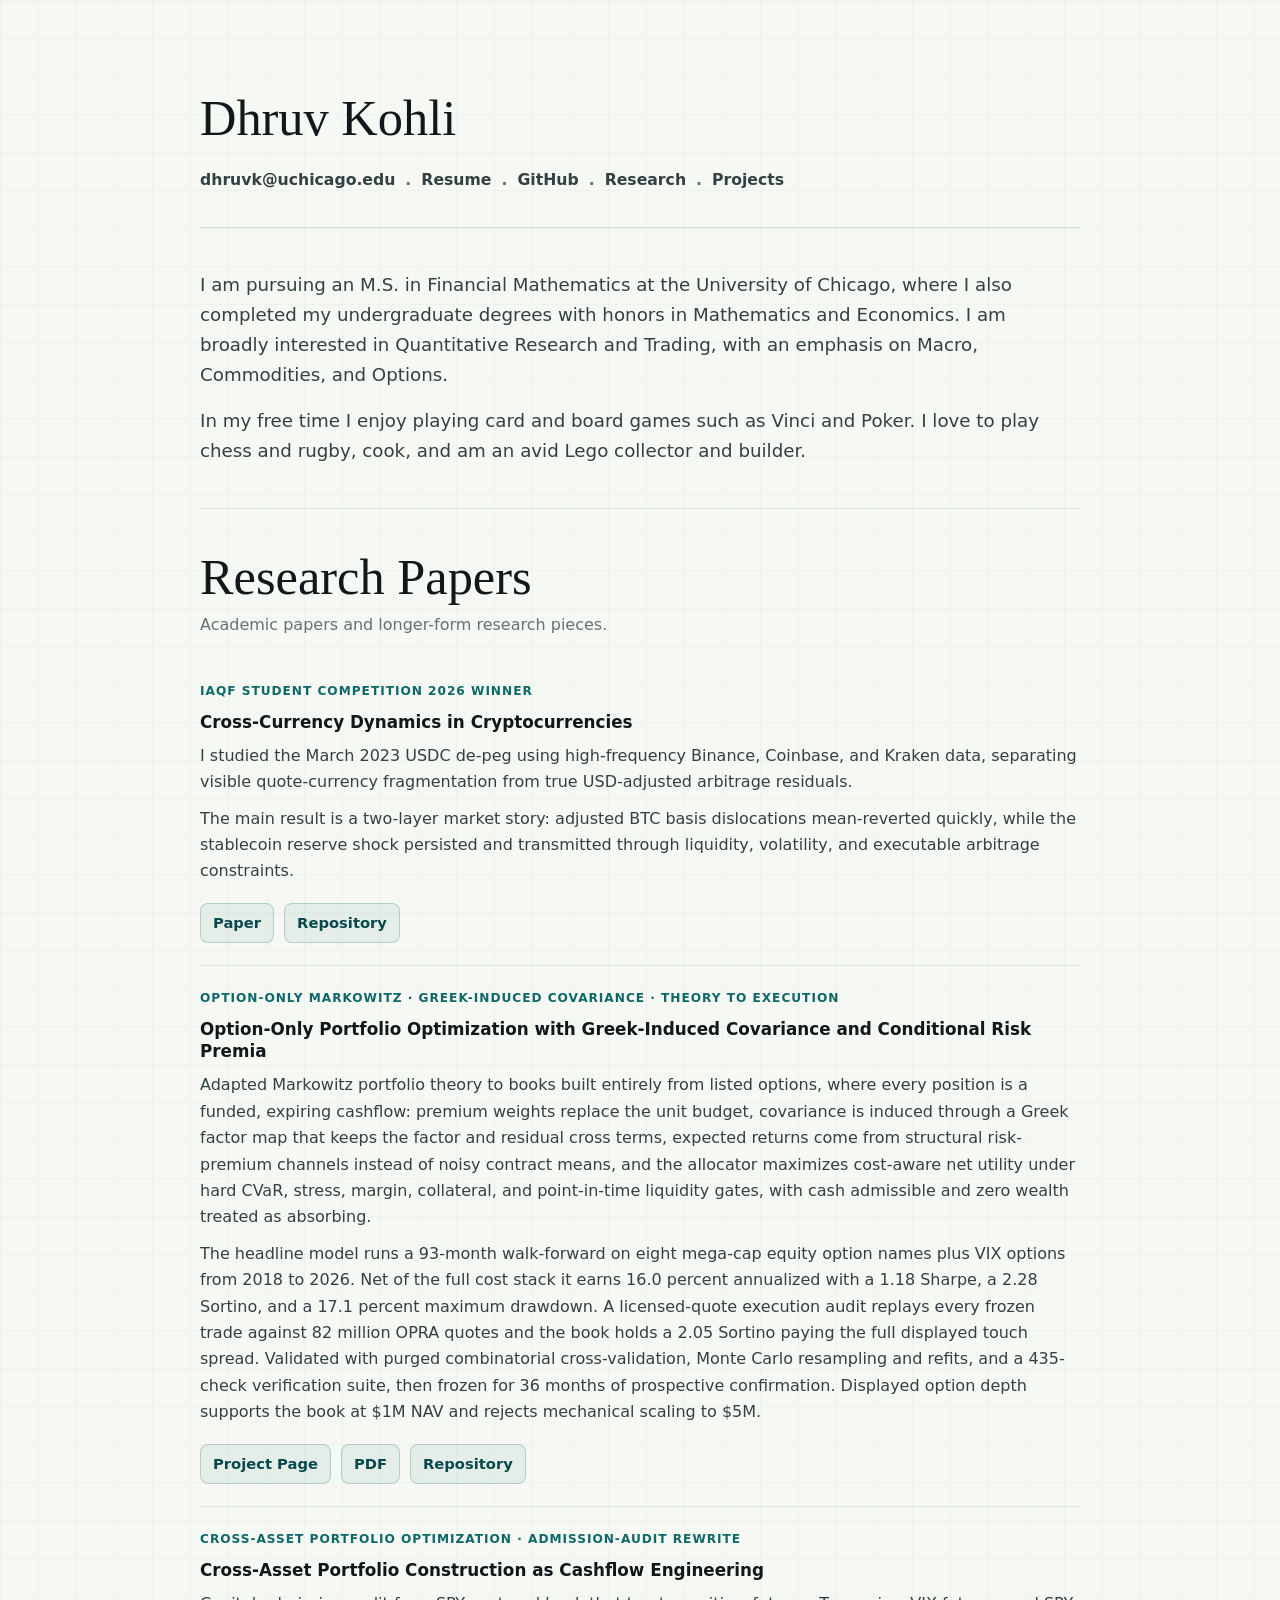
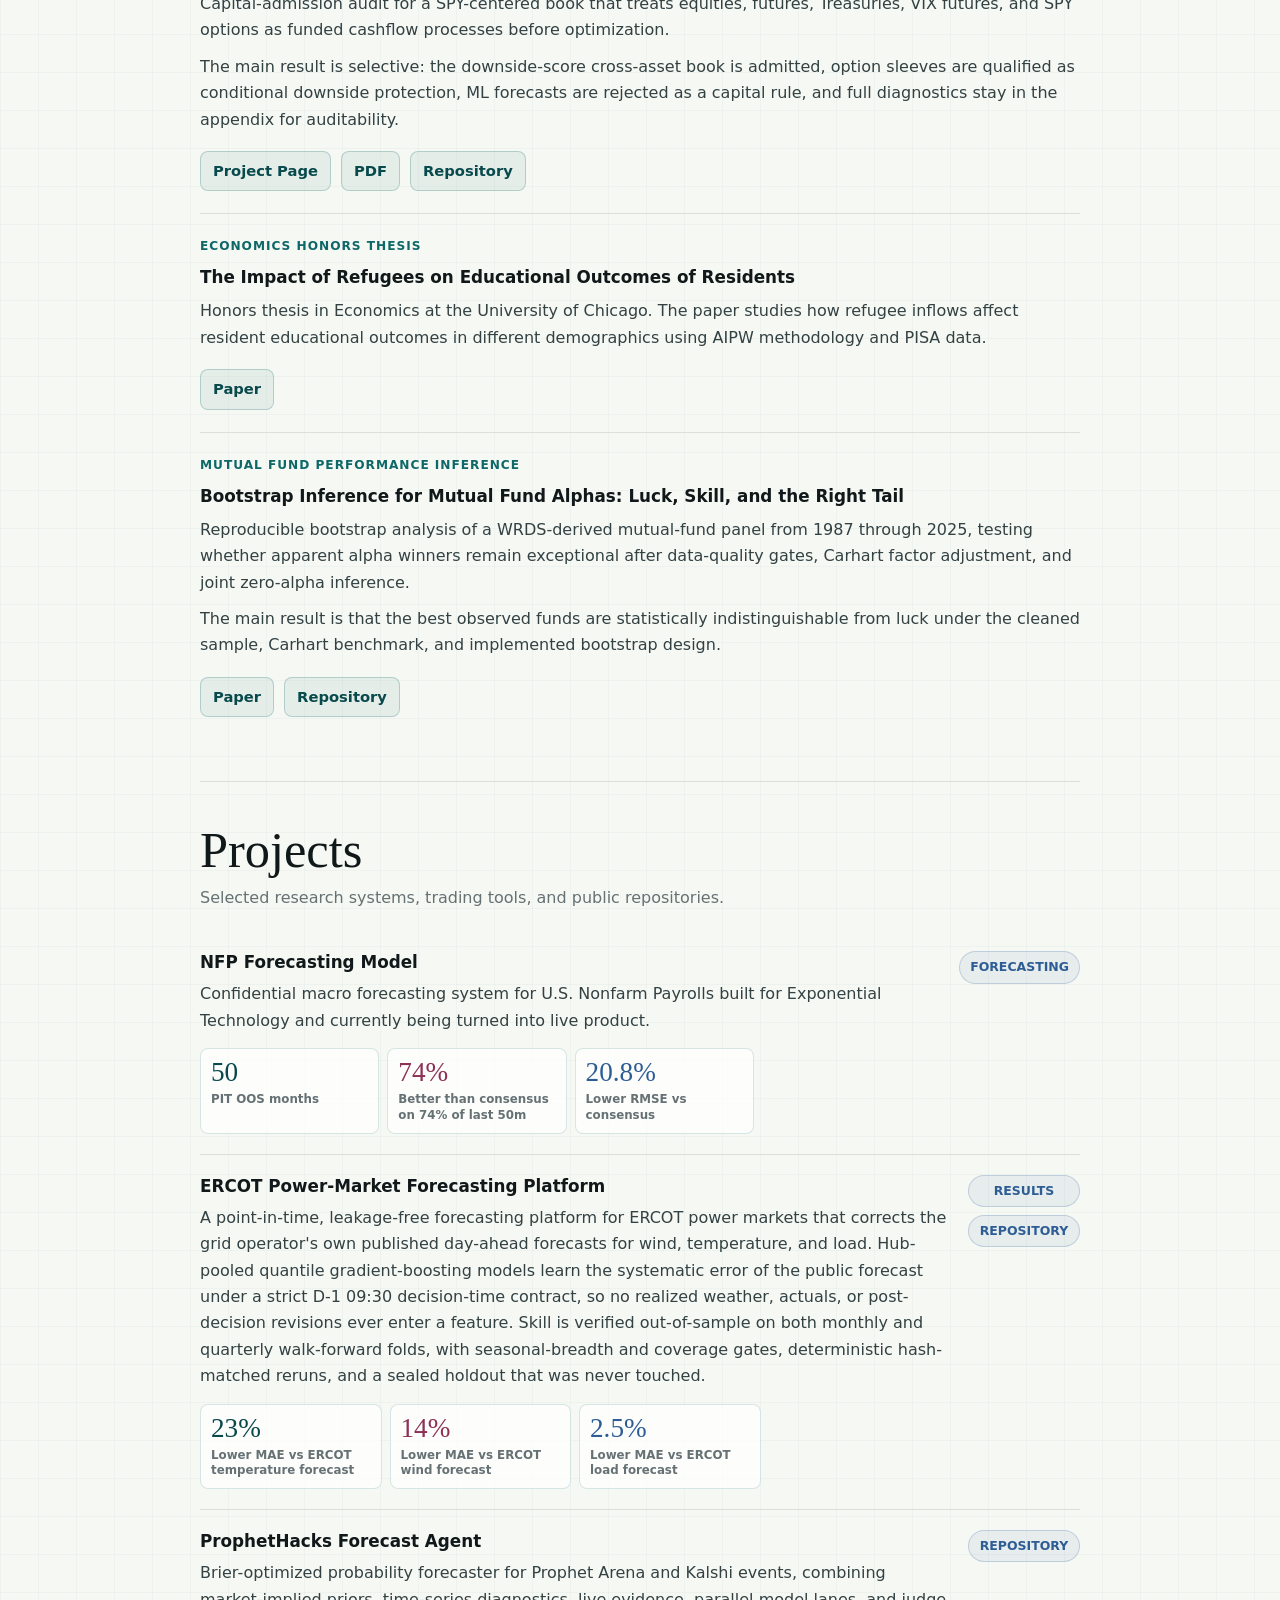
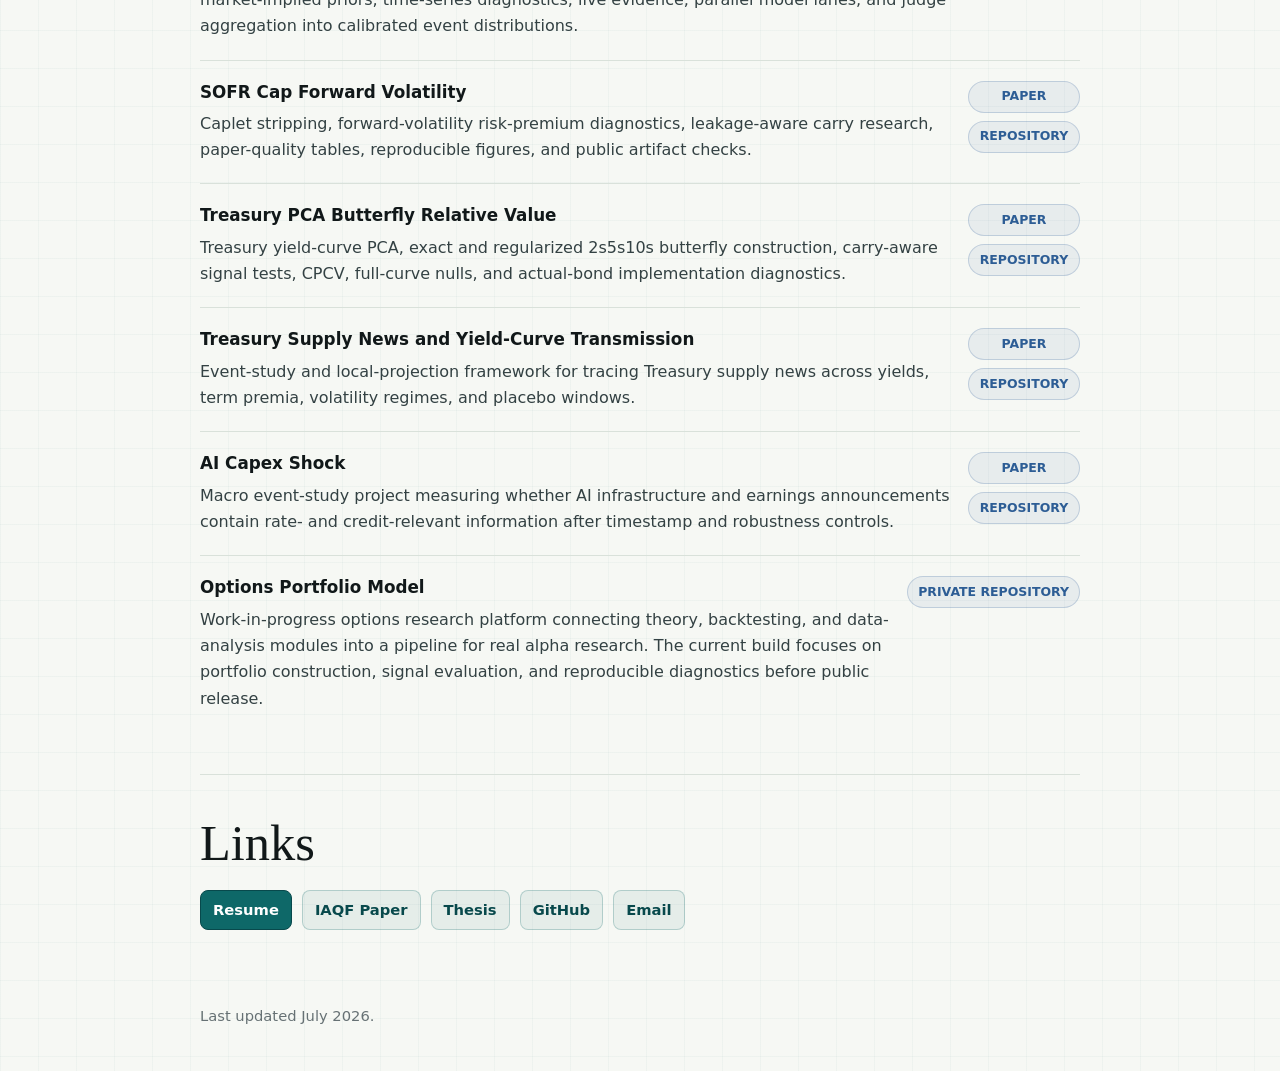
<file: index.html>
<!doctype html>
<html lang="en">
  <head>
    <meta charset="utf-8">
    <meta name="viewport" content="width=device-width, initial-scale=1">
    <meta
      name="description"
      content="Dhruv Kohli's portfolio: papers, projects, market research systems, and resume."
    >
    <title>Dhruv Kohli</title>
    <link rel="stylesheet" href="styles.css">
  </head>
  <body>
    <a class="skip-link" href="#about">Skip to content</a>

    <main class="container">
      <header class="site-intro" id="top">
        <p class="eyebrow"></p>
        <h2>Dhruv Kohli</h2>

        <nav class="links" aria-label="Primary links">
          <a href="mailto:dhruvk@uchicago.edu">dhruvk@uchicago.edu</a>
          <span aria-hidden="true">.</span>
          <a href="assets/resume/Dhruv_Kohli_Resume.pdf?v=2026-07-15">Resume</a>
          <span aria-hidden="true">.</span>
          <a href="https://github.com/dhruvk1432">GitHub</a>
          <span aria-hidden="true">.</span>
          <a href="#papers">Research</a>
          <span aria-hidden="true">.</span>
          <a href="#projects">Projects</a>
        </nav>
      </header>

      <section id="about" class="section about">
        <p>

          I am pursuing an M.S. in Financial Mathematics at the University of
          Chicago, where I also completed my undergraduate degrees with honors 
          in Mathematics and Economics. I am broadly interested in Quantitative Research
          and Trading, with an emphasis on Macro, Commodities, and Options. 
        </p>
        <p>
          In my free time I enjoy playing card and board games such as Vinci and Poker. 
          I love to play chess and rugby, cook, and am an avid Lego collector and builder.
        </p>
      </section>

      <section id="papers" class="section">
        <div class="section-heading">
          <h2>Research Papers</h2>
          <p>Academic papers and longer-form research pieces.</p>
        </div>

        <article class="paper-card">
          <div class="item-main">
            <p class="kicker">IAQF Student Competition 2026 Winner</p>
            <h3>
              <a href="assets/papers/IAQF_Inefficient_Markets_2026.pdf">
                Cross-Currency Dynamics in Cryptocurrencies
              </a>
            </h3>
            <p>
              I studied the March 2023 USDC de-peg using high-frequency Binance,
              Coinbase, and Kraken data, separating visible quote-currency
              fragmentation from true USD-adjusted arbitrage residuals.
            </p>
            <p>
              The main result is a two-layer market story: adjusted BTC basis
              dislocations mean-reverted quickly, while the stablecoin reserve
              shock persisted and transmitted through liquidity, volatility, and
              executable arbitrage constraints.
            </p>
          </div>

          <div class="action-links" aria-label="IAQF links">
            <a href="assets/papers/IAQF_Inefficient_Markets_2026.pdf">Paper</a>
            <a href="https://github.com/dhruvk1432/IAQF_2026_Inefficient_Markets">Repository</a>
          </div>
        </article>

        <article class="paper-card">
          <div class="item-main">
            <p class="kicker">Option-Only Markowitz &middot; Greek-Induced Covariance &middot; Theory to Execution</p>
            <h3>
              <a href="option_only_portfolio_optimization.html">
                Option-Only Portfolio Optimization with Greek-Induced Covariance and Conditional Risk Premia
              </a>
            </h3>
            <p>
              Adapted Markowitz portfolio theory to books built entirely from
              listed options, where every position is a funded, expiring
              cashflow: premium weights replace the unit budget, covariance is
              induced through a Greek factor map that keeps the factor and
              residual cross terms, expected returns come from structural
              risk-premium channels instead of noisy contract means, and the
              allocator maximizes cost-aware net utility under hard CVaR,
              stress, margin, collateral, and point-in-time liquidity gates,
              with cash admissible and zero wealth treated as absorbing.
            </p>
            <p>
              The headline model runs a 93-month walk-forward on eight
              mega-cap equity option names plus VIX options from 2018 to
              2026. Net of the full cost stack it earns 16.0 percent
              annualized with a 1.18 Sharpe, a 2.28 Sortino, and a 17.1
              percent maximum drawdown. A licensed-quote execution audit
              replays every frozen trade against 82 million OPRA quotes and
              the book holds a 2.05 Sortino paying the full displayed touch
              spread. Validated with purged combinatorial cross-validation,
              Monte Carlo resampling and refits, and a 435-check verification
              suite, then frozen for 36 months of prospective confirmation.
              Displayed option depth supports the book at $1M NAV and rejects
              mechanical scaling to $5M.
            </p>
          </div>

          <div class="action-links" aria-label="Option-only portfolio optimization paper links">
            <a href="option_only_portfolio_optimization.html">Project Page</a>
            <a href="assets/papers/option_only_portfolio_optimization_dhruv_kohli.pdf?v=2026-07-15">PDF</a>
            <a href="https://github.com/dhruvk1432/Option_Portfolio_Greek_Risk_Premia">Repository</a>
          </div>
        </article>

        <article class="paper-card">
          <div class="item-main">
            <p class="kicker">Cross-Asset Portfolio Optimization &middot; Admission-Audit Rewrite</p>
            <h3>
              <a href="cross_asset_portfolio_cashflow_engineering.html">
                Cross-Asset Portfolio Construction as Cashflow Engineering
              </a>
            </h3>
            <p>
              Capital-admission audit for a SPY-centered book that treats
              equities, futures, Treasuries, VIX futures, and SPY options as
              funded cashflow processes before optimization.
            </p>
            <p>
              The main result is selective: the downside-score cross-asset book
              is admitted, option sleeves are qualified as conditional downside
              protection, ML forecasts are rejected as a capital rule, and full
              diagnostics stay in the appendix for auditability.
            </p>
          </div>

          <div class="action-links" aria-label="Cross-asset portfolio paper links">
            <a href="cross_asset_portfolio_cashflow_engineering.html">Project Page</a>
            <a href="assets/papers/cross_asset_portfolio_cashflow_engineering_dhruv_kohli.pdf?v=2026-06-27">PDF</a>
            <a href="https://github.com/dhruvk1432/Cross_Asset_Portfolio_Optimization">Repository</a>
          </div>
        </article>

        <article class="paper-card">
          <div class="item-main">
            <p class="kicker">Economics Honors Thesis</p>
            <h3>
              <a href="assets/papers/Dhruv_Kohli_Honors_Thesis.pdf">
                The Impact of Refugees on Educational Outcomes of Residents
              </a>
            </h3>
            <p>
              Honors thesis in Economics at the University of Chicago. The paper
              studies how refugee inflows affect resident educational outcomes in 
              different demographics using AIPW methodology and PISA data.
              
            </p>
          </div>
          <div class="action-links" aria-label="Thesis links">
            <a href="assets/papers/Dhruv_Kohli_Honors_Thesis.pdf">Paper</a>
          </div>
        </article>

        <article class="paper-card">
          <div class="item-main">
            <p class="kicker">Mutual Fund Performance Inference</p>
            <h3>
              <a href="assets/papers/Bootstrap_Inference_Mutual_Fund_Alphas.pdf">
                Bootstrap Inference for Mutual Fund Alphas: Luck, Skill, and the Right Tail
              </a>
            </h3>
            <p>
              Reproducible bootstrap analysis of a WRDS-derived mutual-fund
              panel from 1987 through 2025, testing whether apparent alpha
              winners remain exceptional after data-quality gates, Carhart
              factor adjustment, and joint zero-alpha inference.
            </p>
            <p>
              The main result is that the best observed funds are statistically
              indistinguishable from luck under the cleaned sample, Carhart
              benchmark, and implemented bootstrap design.
            </p>
          </div>
          <div class="action-links" aria-label="Mutual fund bootstrap paper links">
            <a href="assets/papers/Bootstrap_Inference_Mutual_Fund_Alphas.pdf">Paper</a>
            <a href="https://github.com/dhruvk1432/Mutual-Fund-Bootstrap-Inference">Repository</a>
          </div>
        </article>
      </section>

      <section id="projects" class="section">
        <div class="section-heading">
          <h2>Projects</h2>
          <p>Selected research systems, trading tools, and public repositories.</p>
        </div>

        <ul class="project-list">
          <li>
            <div>
              <h3>NFP Forecasting Model</h3>
              <p>
                Confidential macro forecasting system for U.S. Nonfarm Payrolls built 
                for Exponential Technology and currently being turned into live product.
                
              </p>
              <dl class="project-metrics" aria-label="NFP forecasting headline results">
                <div>
                  <dt>50</dt>
                  <dd>PIT OOS months</dd>
                </div>
                <div>
                  <dt>74%</dt>
                  <dd>Better than consensus on 74% of last 50m</dd>
                </div>
                <div>
                  <dt>20.8%</dt>
                  <dd>Lower RMSE vs consensus</dd>
                </div>
              </dl>
            </div>
            <span>Forecasting</span>
          </li>
          <li>
            <div>
              <h3>ERCOT Power-Market Forecasting Platform</h3>
              <p>
                A point-in-time, leakage-free forecasting platform for ERCOT
                power markets that corrects the grid operator's own published
                day-ahead forecasts for wind, temperature, and load. Hub-pooled
                quantile gradient-boosting models learn the systematic error of
                the public forecast under a strict D-1 09:30 decision-time
                contract, so no realized weather, actuals, or post-decision
                revisions ever enter a feature. Skill is verified out-of-sample
                on both monthly and quarterly walk-forward folds, with
                seasonal-breadth and coverage gates, deterministic hash-matched
                reruns, and a sealed holdout that was never touched.
              </p>
              <dl class="project-metrics" aria-label="ERCOT forecasting headline results">
                <div>
                  <dt>23%</dt>
                  <dd>Lower MAE vs ERCOT temperature forecast</dd>
                </div>
                <div>
                  <dt>14%</dt>
                  <dd>Lower MAE vs ERCOT wind forecast</dd>
                </div>
                <div>
                  <dt>2.5%</dt>
                  <dd>Lower MAE vs ERCOT load forecast</dd>
                </div>
              </dl>
            </div>
            <div class="project-actions" aria-label="ERCOT Power-Market Forecasting Platform links">
              <a href="assets/papers/ERCOT_Power_Forecasting_Results.pdf">Results</a>
              <a href="https://github.com/dhruvk1432/Power_and_Weather">Repository</a>
            </div>
          </li>
          <li>
            <div>
              <h3>ProphetHacks Forecast Agent</h3>
              <p>
                Brier-optimized probability forecaster for Prophet Arena and
                Kalshi events, combining market-implied priors, time-series
                diagnostics, live evidence, parallel model lanes, and judge
                aggregation into calibrated event distributions.
              </p>
            </div>
            <div class="project-actions" aria-label="ProphetHacks Forecast Agent links">
              <a href="https://github.com/dhruvk1432/ProphetHacks">Repository</a>
            </div>
          </li>
          <li>
            <div>
              <h3>SOFR Cap Forward Volatility</h3>
              <p>
                Caplet stripping, forward-volatility risk-premium diagnostics,
                leakage-aware carry research, paper-quality tables, reproducible
                figures, and public artifact checks.
              </p>
            </div>
            <div class="project-actions" aria-label="SOFR Cap Forward Volatility links">
              <a href="assets/papers/SOFR_Cap_Forward_Volatility.pdf">Paper</a>
              <a href="https://github.com/dhruvk1432/SOFR_Cap_Forward_Volatility">Repository</a>
            </div>
          </li>
          <li>
            <div>
              <h3>Treasury PCA Butterfly Relative Value</h3>
              <p>
                Treasury yield-curve PCA, exact and regularized 2s5s10s
                butterfly construction, carry-aware signal tests, CPCV,
                full-curve nulls, and actual-bond implementation diagnostics.
              </p>
            </div>
            <div class="project-actions" aria-label="Treasury PCA Butterfly Relative Value links">
              <a href="assets/papers/Treasury_PCA_Butterfly_Relative_Value.pdf">Paper</a>
              <a href="https://github.com/dhruvk1432/Treasury-PCA-Butterfly-Relative-Value">Repository</a>
            </div>
          </li>
          <li>
            <div>
              <h3>Treasury Supply News and Yield-Curve Transmission</h3>
              <p>
                Event-study and local-projection framework for tracing Treasury
                supply news across yields, term premia, volatility regimes, and
                placebo windows.
              </p>
            </div>
            <div class="project-actions" aria-label="Treasury Supply News and Yield-Curve Transmission links">
              <a href="assets/papers/Treasury_Supply_News_Yield_Curve_Transmission.pdf">Paper</a>
              <a href="https://github.com/dhruvk1432/Advanced-Time-Series-Analysis/tree/main/Treasury-Supply-News-Yield-Curve-Transmission">Repository</a>
            </div>
          </li>
          <li>
            <div>
              <h3>AI Capex Shock</h3>
              <p>
                Macro event-study project measuring whether AI infrastructure
                and earnings announcements contain rate- and credit-relevant
                information after timestamp and robustness controls.
              </p>
            </div>
            <div class="project-actions" aria-label="AI Capex Shock links">
              <a href="assets/papers/AI_Capex_Shock.pdf">Paper</a>
              <a href="https://github.com/dhruvk1432/Advanced-Time-Series-Analysis/tree/main/AI-Capex-Shock">Repository</a>
            </div>
          </li>
          <li>
            <div>
              <h3>Options Portfolio Model</h3>
              <p>
                Work-in-progress options research platform connecting theory,
                backtesting, and data-analysis modules into a pipeline for real
                alpha research. The current build focuses on portfolio
                construction, signal evaluation, and reproducible diagnostics
                before public release.
              </p>
            </div>
            <div class="project-actions" aria-label="Options Portfolio Model links">
              <a href="https://github.com/dhruvk1432/Options_Portfolio_Model">Private Repository</a>
            </div>
          </li>
        </ul>
      </section>

      <section id="links" class="section">
        <div class="section-heading">
          <h2>Links</h2>
        </div>

        <div class="button-row">
          <a class="button primary" href="assets/resume/Dhruv_Kohli_Resume.pdf?v=2026-07-15">Resume</a>
          <a class="button" href="assets/papers/IAQF_Inefficient_Markets_2026.pdf">IAQF Paper</a>
          <a class="button" href="assets/papers/Dhruv_Kohli_Honors_Thesis.pdf">Thesis</a>
          <a class="button" href="https://github.com/dhruvk1432">GitHub</a>
          <a class="button" href="mailto:dhruvk@uchicago.edu">Email</a>
        </div>
      </section>

      <footer class="site-footer">
        <p>Last updated July 2026.</p>
      </footer>
    </main>
  </body>
</html>
</file>
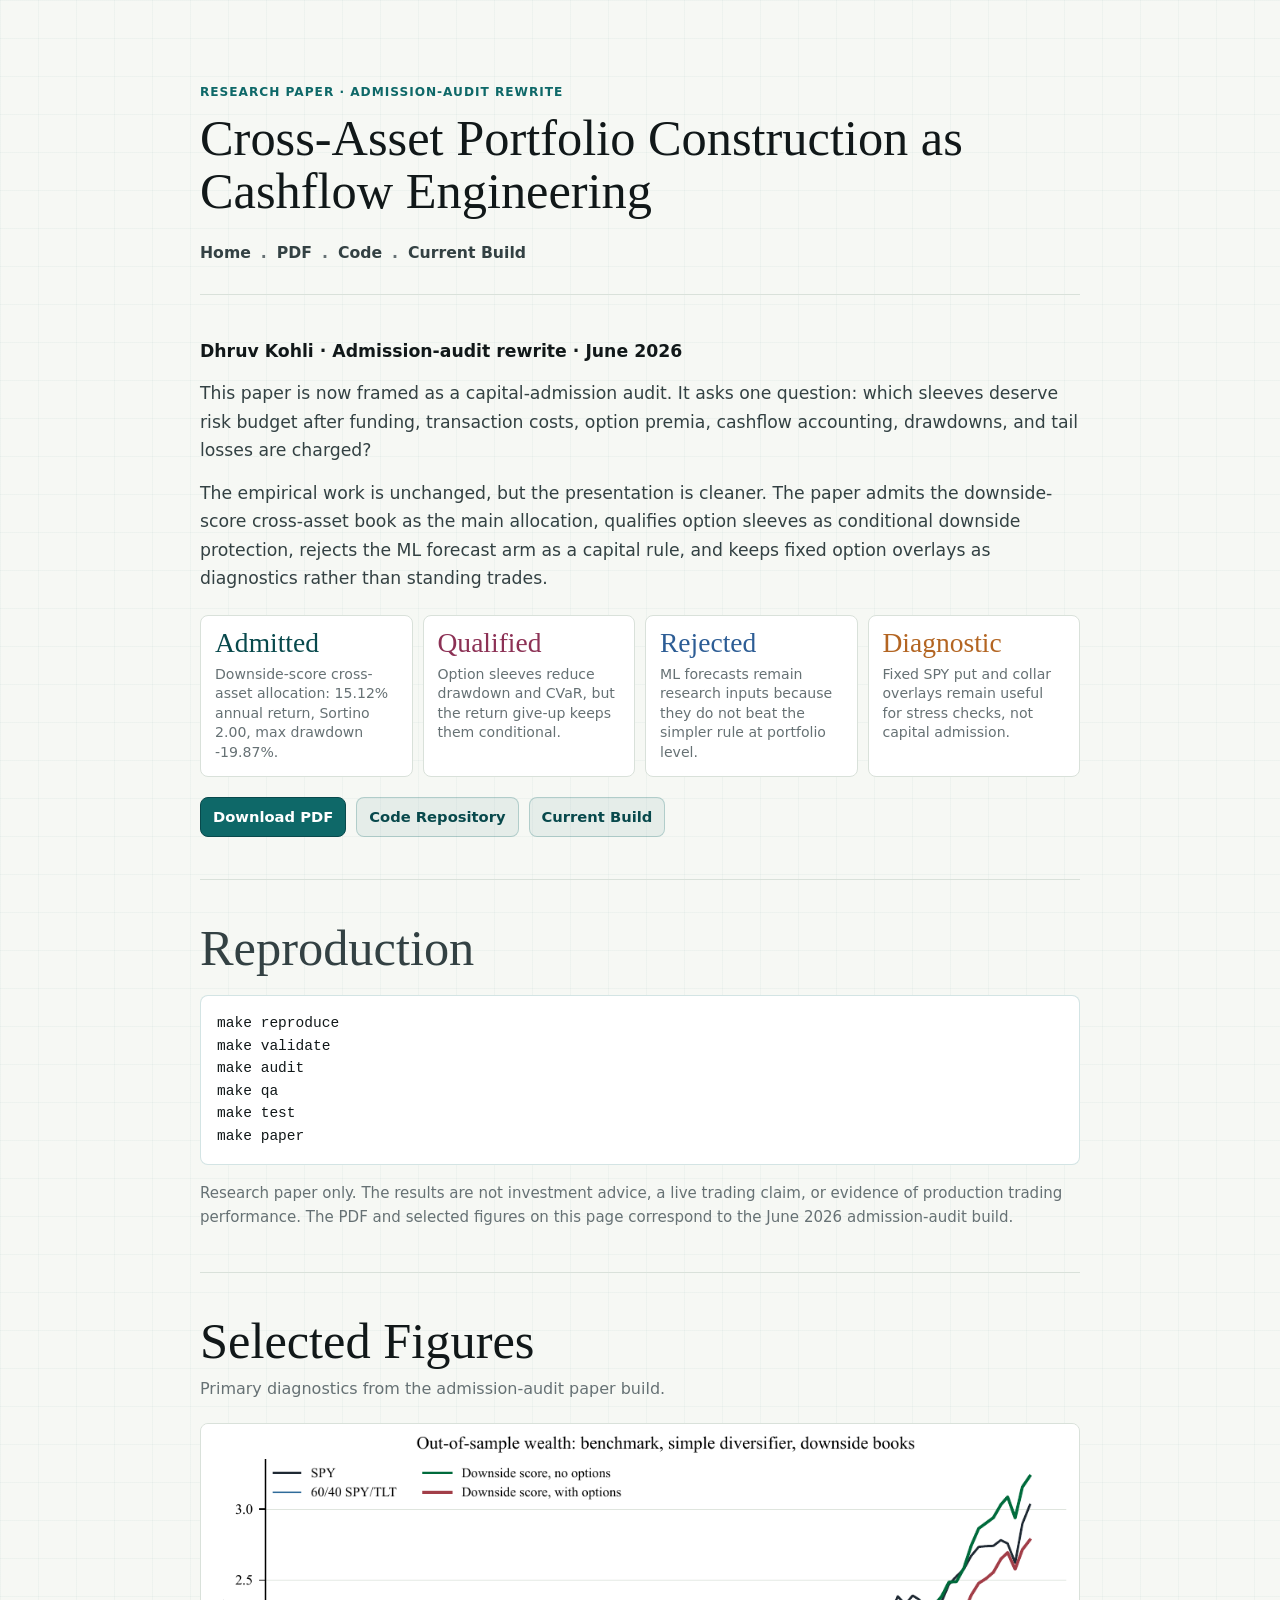
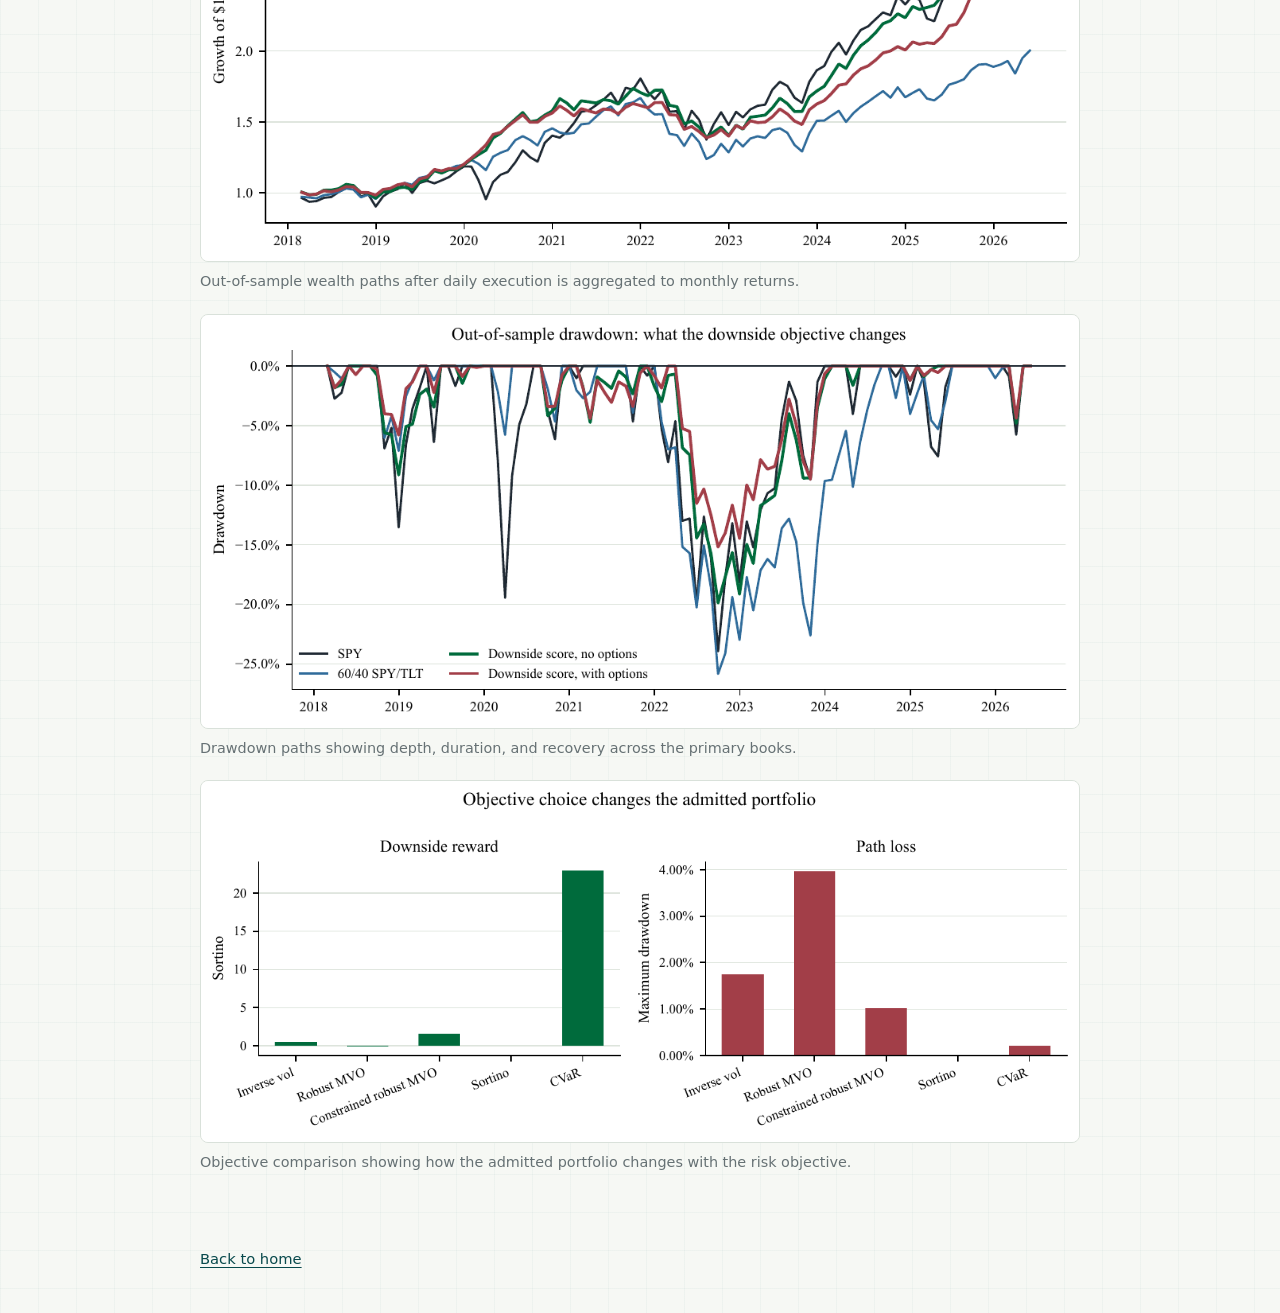
<file: cross_asset_portfolio_cashflow_engineering.html>
<!doctype html>
<html lang="en">
  <head>
    <meta charset="utf-8">
    <meta name="viewport" content="width=device-width, initial-scale=1">
    <meta
      name="description"
      content="Admission-audit rewrite of Dhruv Kohli's cross-asset portfolio paper: which sleeves deserve capital after costs, cashflow accounting, and downside validation?"
    >
    <title>Cross-Asset Portfolio Construction as Cashflow Engineering | Dhruv Kohli</title>
    <link rel="stylesheet" href="styles.css">
  </head>
  <body>
    <a class="skip-link" href="#abstract">Skip to content</a>

    <main class="container paper-page">
      <header class="site-intro">
        <p class="eyebrow">Research Paper &middot; Admission-Audit Rewrite</p>
        <h2>Cross-Asset Portfolio Construction as Cashflow Engineering</h2>
        <nav class="links" aria-label="Paper links">
          <a href="index.html">Home</a>
          <span aria-hidden="true">.</span>
          <a href="assets/papers/cross_asset_portfolio_cashflow_engineering_dhruv_kohli.pdf?v=2026-06-27">PDF</a>
          <span aria-hidden="true">.</span>
          <a href="https://github.com/dhruvk1432/Cross_Asset_Portfolio_Optimization">Code</a>
          <span aria-hidden="true">.</span>
          <a href="https://github.com/dhruvk1432/Cross_Asset_Portfolio_Optimization/tree/main">Current Build</a>
        </nav>
      </header>

      <section id="abstract" class="section paper-detail">
        <p class="paper-byline">Dhruv Kohli &middot; Admission-audit rewrite &middot; June 2026</p>
        <p>
          This paper is now framed as a capital-admission audit. It asks one
          question: which sleeves deserve risk budget after funding, transaction
          costs, option premia, cashflow accounting, drawdowns, and tail losses
          are charged?
        </p>
        <p>
          The empirical work is unchanged, but the presentation is cleaner. The
          paper admits the downside-score cross-asset book as the main allocation,
          qualifies option sleeves as conditional downside protection, rejects the
          ML forecast arm as a capital rule, and keeps fixed option overlays as
          diagnostics rather than standing trades.
        </p>

        <dl class="result-bubbles paper-results" aria-label="Admission audit findings">
          <div>
            <dt>Admitted</dt>
            <dd>Downside-score cross-asset allocation: 15.12% annual return, Sortino 2.00, max drawdown -19.87%.</dd>
          </div>
          <div>
            <dt>Qualified</dt>
            <dd>Option sleeves reduce drawdown and CVaR, but the return give-up keeps them conditional.</dd>
          </div>
          <div>
            <dt>Rejected</dt>
            <dd>ML forecasts remain research inputs because they do not beat the simpler rule at portfolio level.</dd>
          </div>
          <div>
            <dt>Diagnostic</dt>
            <dd>Fixed SPY put and collar overlays remain useful for stress checks, not capital admission.</dd>
          </div>
        </dl>

        <div class="paper-actions" aria-label="Download and code links">
          <a class="button primary" href="assets/papers/cross_asset_portfolio_cashflow_engineering_dhruv_kohli.pdf?v=2026-06-27">Download PDF</a>
          <a class="button" href="https://github.com/dhruvk1432/Cross_Asset_Portfolio_Optimization">Code Repository</a>
          <a class="button" href="https://github.com/dhruvk1432/Cross_Asset_Portfolio_Optimization/tree/main">Current Build</a>
        </div>
      </section>

      <section class="section paper-detail">
        <div class="section-heading">
          <h2>Reproduction</h2>
        </div>
        <pre class="repro-block"><code>make reproduce
make validate
make audit
make qa
make test
make paper</code></pre>
        <p class="disclaimer">
          Research paper only. The results are not investment advice, a live
          trading claim, or evidence of production trading performance. The
          PDF and selected figures on this page correspond to the June 2026 admission-audit build.
        </p>
      </section>

      <section class="section">
        <div class="section-heading">
          <h2>Selected Figures</h2>
          <p>Primary diagnostics from the admission-audit paper build.</p>
        </div>

        <div class="figure-grid">
          <figure>
            <img
              src="assets/papers/cross_asset_portfolio_cashflow_engineering/oos_equity_curve.png?v=2026-06-27"
              alt="Out-of-sample wealth paths for SPY, 60/40, and downside-score portfolios."
            >
            <figcaption>Out-of-sample wealth paths after daily execution is aggregated to monthly returns.</figcaption>
          </figure>
          <figure>
            <img
              src="assets/papers/cross_asset_portfolio_cashflow_engineering/oos_drawdown.png?v=2026-06-27"
              alt="Out-of-sample drawdown paths for SPY, 60/40, and downside-score portfolios."
            >
            <figcaption>Drawdown paths showing depth, duration, and recovery across the primary books.</figcaption>
          </figure>
          <figure>
            <img
              src="assets/papers/cross_asset_portfolio_cashflow_engineering/objective_comparison.png?v=2026-06-27"
              alt="Objective comparison figure showing Sortino and maximum drawdown by allocator."
            >
            <figcaption>Objective comparison showing how the admitted portfolio changes with the risk objective.</figcaption>
          </figure>
        </div>
      </section>

      <footer class="site-footer">
        <p><a href="index.html">Back to home</a></p>
      </footer>
    </main>
  </body>
</html>
</file>
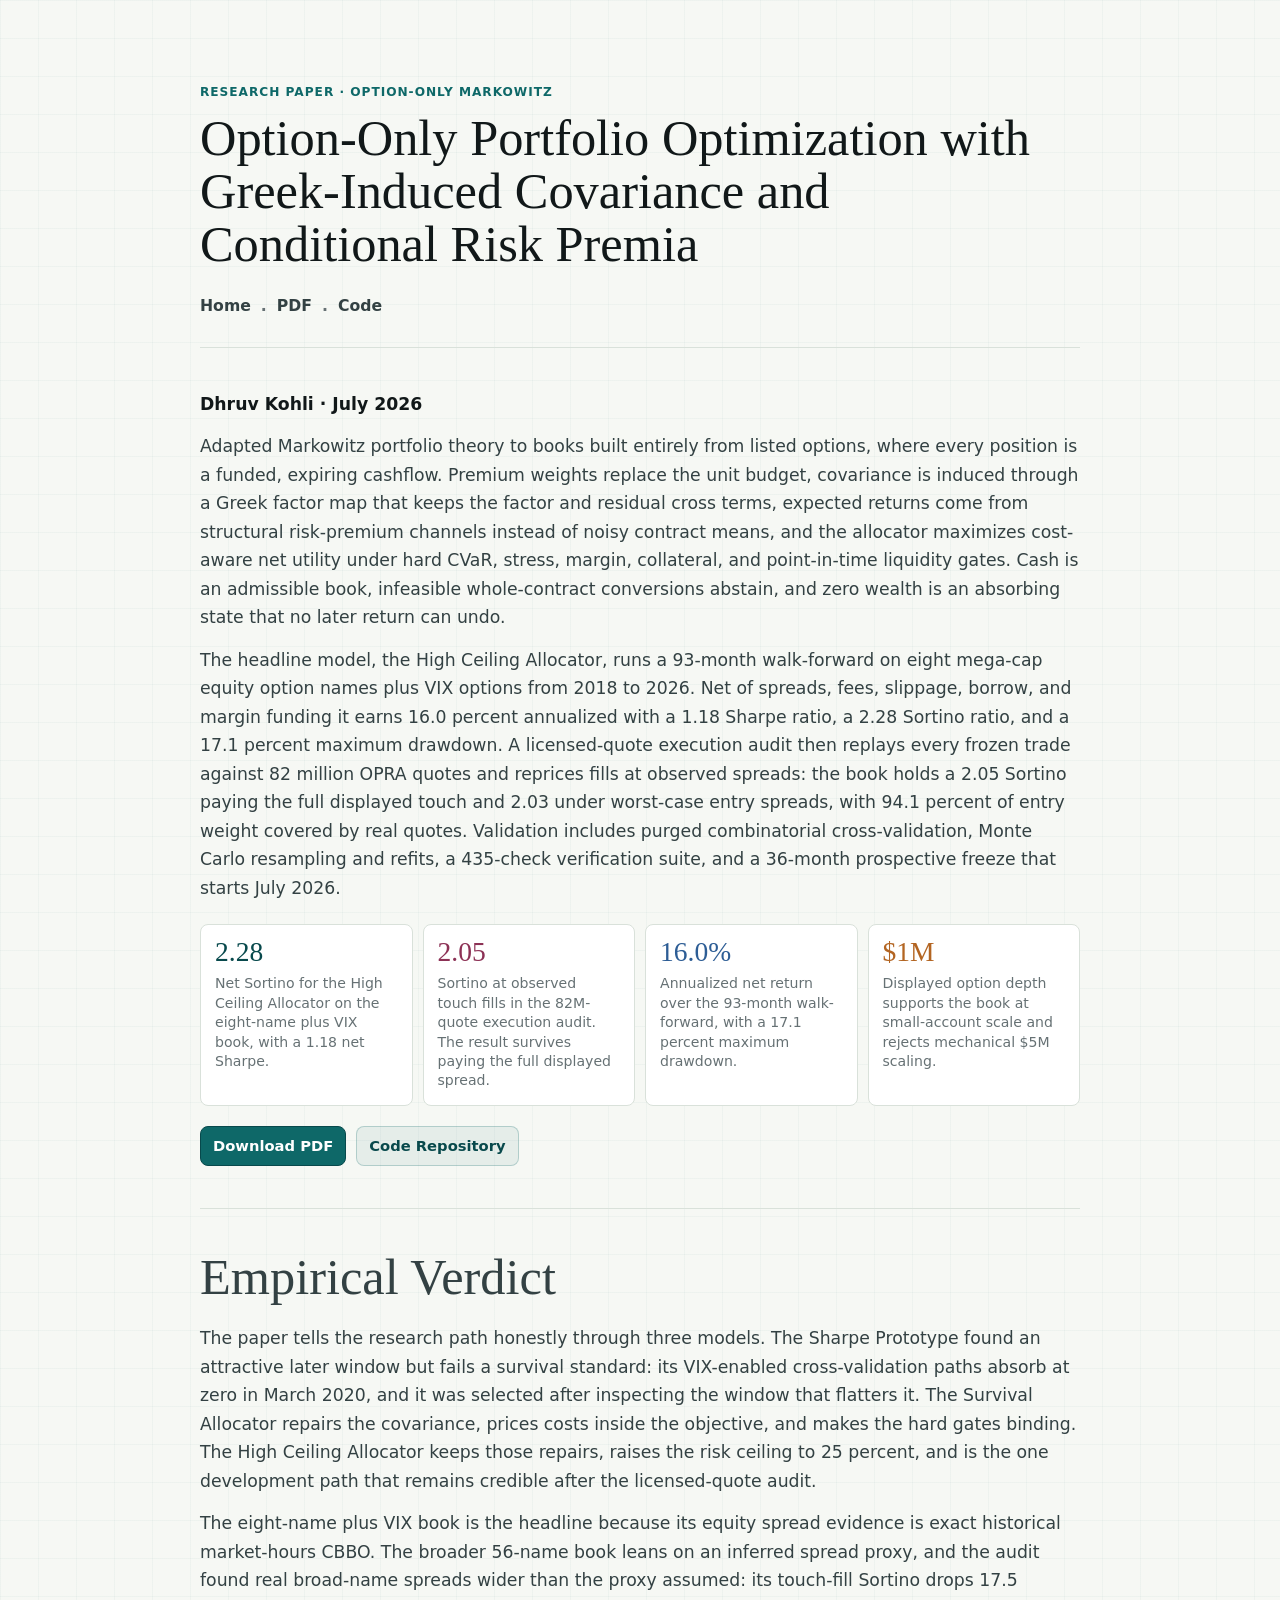
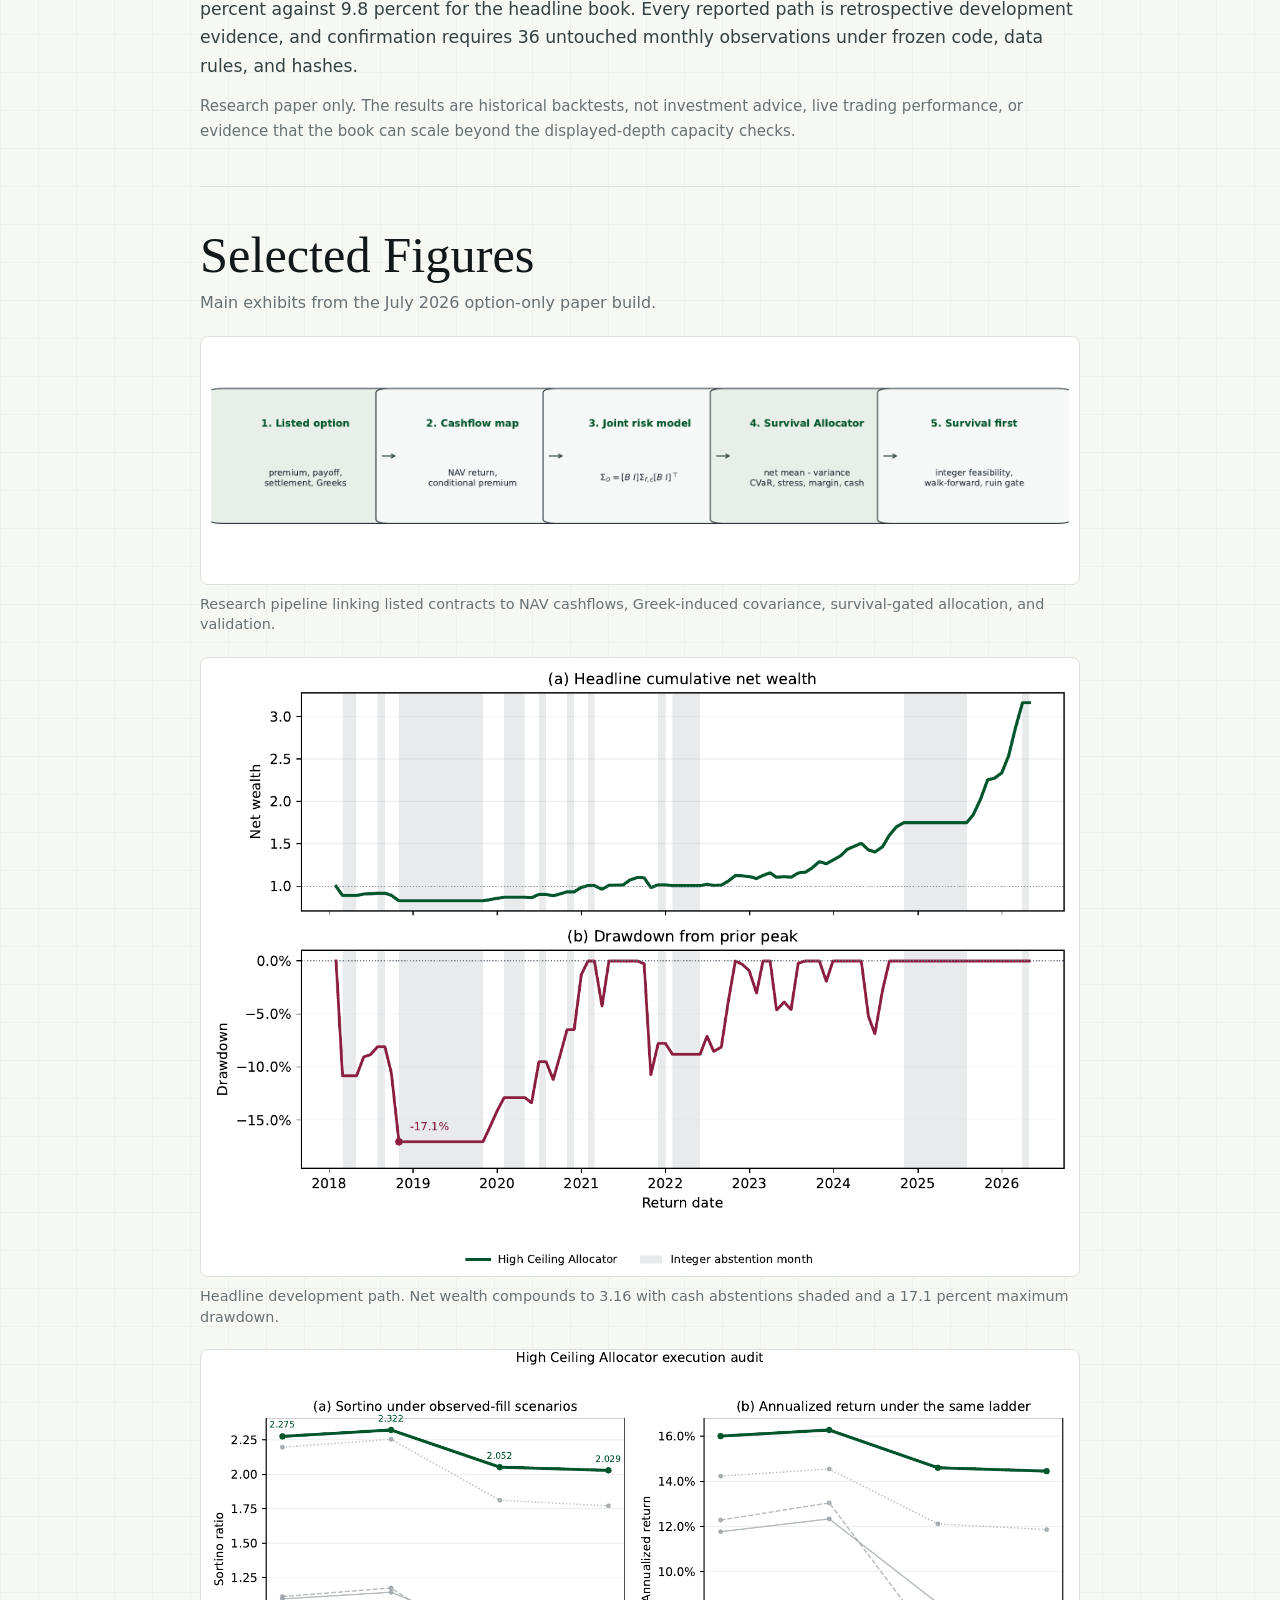
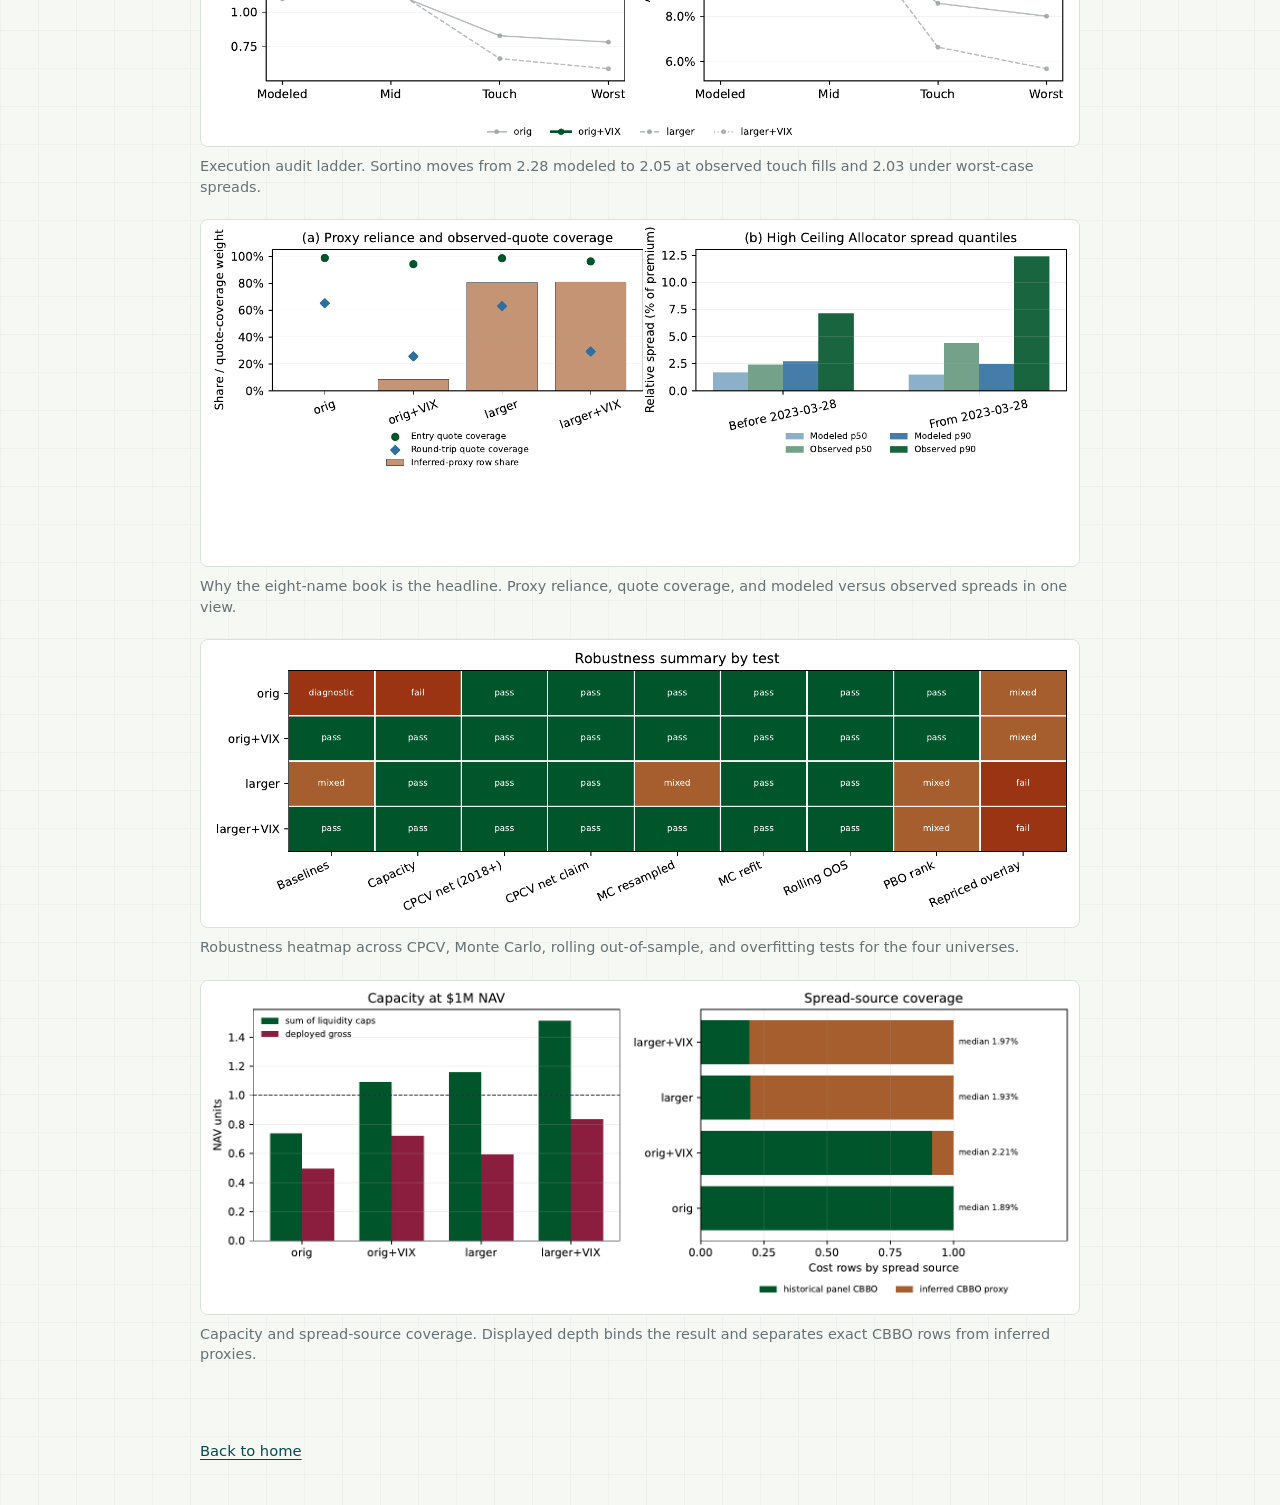
<file: option_only_portfolio_optimization.html>
<!doctype html>
<html lang="en">
  <head>
    <meta charset="utf-8">
    <meta name="viewport" content="width=device-width, initial-scale=1">
    <meta
      name="description"
      content="Option-only portfolio optimization paper by Dhruv Kohli: Greek-factor covariance, cost-aware allocation with survival gates, and an 82M-quote execution audit."
    >
    <title>Option-Only Portfolio Optimization | Dhruv Kohli</title>
    <link rel="stylesheet" href="styles.css">
  </head>
  <body>
    <a class="skip-link" href="#abstract">Skip to content</a>

    <main class="container paper-page">
      <header class="site-intro">
        <p class="eyebrow">Research Paper &middot; Option-Only Markowitz</p>
        <h2>Option-Only Portfolio Optimization with Greek-Induced Covariance and Conditional Risk Premia</h2>
        <nav class="links" aria-label="Paper links">
          <a href="index.html">Home</a>
          <span aria-hidden="true">.</span>
          <a href="assets/papers/option_only_portfolio_optimization_dhruv_kohli.pdf?v=2026-07-15">PDF</a>
          <span aria-hidden="true">.</span>
          <a href="https://github.com/dhruvk1432/Option_Portfolio_Greek_Risk_Premia">Code</a>
        </nav>
      </header>

      <section id="abstract" class="section paper-detail">
        <p class="paper-byline">Dhruv Kohli &middot; July 2026</p>
        <p>
          Adapted Markowitz portfolio theory to books built entirely from
          listed options, where every position is a funded, expiring
          cashflow. Premium weights replace the unit budget, covariance is
          induced through a Greek factor map that keeps the factor and
          residual cross terms, expected returns come from structural
          risk-premium channels instead of noisy contract means, and the
          allocator maximizes cost-aware net utility under hard CVaR,
          stress, margin, collateral, and point-in-time liquidity gates.
          Cash is an admissible book, infeasible whole-contract conversions
          abstain, and zero wealth is an absorbing state that no later
          return can undo.
        </p>
        <p>
          The headline model, the High Ceiling Allocator, runs a 93-month
          walk-forward on eight mega-cap equity option names plus VIX
          options from 2018 to 2026. Net of spreads, fees, slippage,
          borrow, and margin funding it earns 16.0 percent annualized with
          a 1.18 Sharpe ratio, a 2.28 Sortino ratio, and a 17.1 percent
          maximum drawdown. A licensed-quote execution audit then replays
          every frozen trade against 82 million OPRA quotes and reprices
          fills at observed spreads: the book holds a 2.05 Sortino paying
          the full displayed touch and 2.03 under worst-case entry spreads,
          with 94.1 percent of entry weight covered by real quotes.
          Validation includes purged combinatorial cross-validation, Monte
          Carlo resampling and refits, a 435-check verification suite, and
          a 36-month prospective freeze that starts July 2026.
        </p>

        <dl class="result-bubbles paper-results" aria-label="Headline option-only results">
          <div>
            <dt>2.28</dt>
            <dd>Net Sortino for the High Ceiling Allocator on the eight-name plus VIX book, with a 1.18 net Sharpe.</dd>
          </div>
          <div>
            <dt>2.05</dt>
            <dd>Sortino at observed touch fills in the 82M-quote execution audit. The result survives paying the full displayed spread.</dd>
          </div>
          <div>
            <dt>16.0%</dt>
            <dd>Annualized net return over the 93-month walk-forward, with a 17.1 percent maximum drawdown.</dd>
          </div>
          <div>
            <dt>$1M</dt>
            <dd>Displayed option depth supports the book at small-account scale and rejects mechanical $5M scaling.</dd>
          </div>
        </dl>

        <div class="paper-actions" aria-label="Download and code links">
          <a class="button primary" href="assets/papers/option_only_portfolio_optimization_dhruv_kohli.pdf?v=2026-07-15">Download PDF</a>
          <a class="button" href="https://github.com/dhruvk1432/Option_Portfolio_Greek_Risk_Premia">Code Repository</a>
        </div>
      </section>

      <section class="section paper-detail">
        <div class="section-heading">
          <h2>Empirical Verdict</h2>
        </div>
        <p>
          The paper tells the research path honestly through three models.
          The Sharpe Prototype found an attractive later window but fails a
          survival standard: its VIX-enabled cross-validation paths absorb
          at zero in March 2020, and it was selected after inspecting the
          window that flatters it. The Survival Allocator repairs the
          covariance, prices costs inside the objective, and makes the hard
          gates binding. The High Ceiling Allocator keeps those repairs,
          raises the risk ceiling to 25 percent, and is the one development
          path that remains credible after the licensed-quote audit.
        </p>
        <p>
          The eight-name plus VIX book is the headline because its equity
          spread evidence is exact historical market-hours CBBO. The
          broader 56-name book leans on an inferred spread proxy, and the
          audit found real broad-name spreads wider than the proxy assumed:
          its touch-fill Sortino drops 17.5 percent against 9.8 percent for
          the headline book. Every reported path is retrospective
          development evidence, and confirmation requires 36 untouched
          monthly observations under frozen code, data rules, and hashes.
        </p>
        <p class="disclaimer">
          Research paper only. The results are historical backtests, not
          investment advice, live trading performance, or evidence that the
          book can scale beyond the displayed-depth capacity checks.
        </p>
      </section>

      <section class="section">
        <div class="section-heading">
          <h2>Selected Figures</h2>
          <p>Main exhibits from the July 2026 option-only paper build.</p>
        </div>

        <div class="figure-grid">
          <figure>
            <img
              src="assets/papers/option_only_portfolio_optimization/research_pipeline.png?v=2026-07-15"
              alt="Research pipeline from listed option contracts through cashflow mapping, joint risk modeling, survival-gated allocation, and validation."
            >
            <figcaption>Research pipeline linking listed contracts to NAV cashflows, Greek-induced covariance, survival-gated allocation, and validation.</figcaption>
          </figure>
          <figure>
            <img
              src="assets/papers/option_only_portfolio_optimization/headline_wealth.png?v=2026-07-15"
              alt="Headline cumulative net wealth and drawdown for the High Ceiling Allocator with cash abstention months shaded."
            >
            <figcaption>Headline development path. Net wealth compounds to 3.16 with cash abstentions shaded and a 17.1 percent maximum drawdown.</figcaption>
          </figure>
          <figure>
            <img
              src="assets/papers/option_only_portfolio_optimization/audit_scenario_ladder.png?v=2026-07-15"
              alt="Execution audit ladder showing Sortino and annualized return under modeled, mid, touch, and worst fill scenarios."
            >
            <figcaption>Execution audit ladder. Sortino moves from 2.28 modeled to 2.05 at observed touch fills and 2.03 under worst-case spreads.</figcaption>
          </figure>
          <figure>
            <img
              src="assets/papers/option_only_portfolio_optimization/proxy_coverage_evidence.png?v=2026-07-15"
              alt="Proxy reliance, quote coverage, and modeled versus observed spread quantiles by regime."
            >
            <figcaption>Why the eight-name book is the headline. Proxy reliance, quote coverage, and modeled versus observed spreads in one view.</figcaption>
          </figure>
          <figure>
            <img
              src="assets/papers/option_only_portfolio_optimization/robustness_summary.png?v=2026-07-15"
              alt="Robustness heatmap showing pass, mixed, fail, and diagnostic outcomes by option universe and robustness test."
            >
            <figcaption>Robustness heatmap across CPCV, Monte Carlo, rolling out-of-sample, and overfitting tests for the four universes.</figcaption>
          </figure>
          <figure>
            <img
              src="assets/papers/option_only_portfolio_optimization/capacity_spread_coverage.png?v=2026-07-15"
              alt="Capacity and spread-source coverage charts showing liquidity caps, deployed gross premium, and historical versus inferred CBBO rows."
            >
            <figcaption>Capacity and spread-source coverage. Displayed depth binds the result and separates exact CBBO rows from inferred proxies.</figcaption>
          </figure>
        </div>
      </section>

      <footer class="site-footer">
        <p><a href="index.html">Back to home</a></p>
      </footer>
    </main>
  </body>
</html>
</file>
<file: styles.css>
:root {
  --bg: #f6f8f4;
  --ink: #111819;
  --ink-soft: #334143;
  --muted: #667174;
  --line: #d9e1da;
  --surface: #ffffff;
  --surface-soft: #f0f5ef;
  --teal: #0e6868;
  --teal-dark: #08494c;
  --berry: #8c3155;
  --amber: #b36522;
  --blue: #2d5d95;
  --max: 880px;
  --shadow: 0 16px 44px rgba(17, 24, 25, 0.08);
}

* {
  box-sizing: border-box;
}

html {
  scroll-behavior: smooth;
}

body {
  margin: 0;
  background:
    linear-gradient(90deg, rgba(14, 104, 104, 0.035) 1px, transparent 1px),
    linear-gradient(rgba(14, 104, 104, 0.035) 1px, transparent 1px),
    var(--bg);
  background-size: 38px 38px;
  color: var(--ink);
  font-family: Inter, ui-sans-serif, system-ui, -apple-system, BlinkMacSystemFont, "Segoe UI", sans-serif;
  line-height: 1.65;
}

a {
  color: var(--teal-dark);
  text-decoration-thickness: 1px;
  text-underline-offset: 0.18em;
}

a:hover,
a:focus-visible {
  color: var(--berry);
}

.skip-link {
  position: fixed;
  top: 12px;
  left: 12px;
  z-index: 10;
  padding: 9px 12px;
  border-radius: 8px;
  background: var(--ink);
  color: #ffffff;
  font-weight: 800;
  transform: translateY(-160%);
}

.skip-link:focus {
  transform: translateY(0);
}

.container {
  width: min(var(--max), calc(100% - 36px));
  margin: 0 auto;
  padding: clamp(46px, 8vw, 82px) 0 42px;
}

.site-intro {
  padding-bottom: 34px;
  border-bottom: 1px solid var(--line);
}

.eyebrow,
.kicker {
  margin: 0 0 10px;
  color: var(--teal);
  font-size: 0.76rem;
  font-weight: 900;
  letter-spacing: 0.08em;
  text-transform: uppercase;
}

h1,
h2,
h3,
p {
  overflow-wrap: break-word;
}

h1 {
  margin: 0;
  color: var(--ink);
  font-family: Georgia, "Times New Roman", serif;
  font-size: clamp(3.6rem, 12vw, 7rem);
  font-weight: 500;
  letter-spacing: 0;
  line-height: 0.92;
}

h2 {
  margin: 0;
  font-family: Georgia, "Times New Roman", serif;
  font-size: clamp(1.95rem, 5vw, 3.15rem);
  font-weight: 500;
  letter-spacing: 0;
  line-height: 1.05;
}

h3 {
  margin: 0;
  font-size: 1.05rem;
  font-weight: 850;
  line-height: 1.32;
}

p {
  margin: 0;
}

.links {
  display: flex;
  flex-wrap: wrap;
  gap: 7px 10px;
  margin-top: 22px;
  color: var(--muted);
  font-size: 0.98rem;
  font-weight: 720;
}

.links a {
  color: var(--ink-soft);
  text-decoration: none;
}

.links a:hover,
.links a:focus-visible {
  color: var(--teal-dark);
  text-decoration: underline;
}

.section {
  padding: 42px 0;
  border-bottom: 1px solid var(--line);
}

.section:last-of-type {
  border-bottom: 0;
}

.about {
  color: var(--ink-soft);
  font-size: clamp(1.03rem, 2vw, 1.14rem);
}

.about p + p {
  margin-top: 16px;
}

.section-heading {
  margin-bottom: 20px;
}

.section-heading p {
  margin-top: 8px;
  color: var(--muted);
}

.paper-card {
  padding: 22px 0;
  border-top: 1px solid var(--line);
}

.paper-card:first-of-type {
  border-top: 0;
}

.paper-card h3 a,
.project-list h3 a {
  color: var(--ink);
  text-decoration: none;
}

.paper-card h3 a:hover,
.paper-card h3 a:focus-visible,
.project-list h3 a:hover,
.project-list h3 a:focus-visible {
  color: var(--teal-dark);
  text-decoration: underline;
}

.item-main p:not(.kicker) {
  margin-top: 10px;
  color: var(--ink-soft);
}

.featured-paper {
  padding: 24px;
  border: 1px solid rgba(14, 104, 104, 0.18);
  border-radius: 8px;
  background: rgba(255, 255, 255, 0.72);
  box-shadow: var(--shadow);
}

.result-bubbles {
  display: grid;
  grid-template-columns: repeat(4, minmax(0, 1fr));
  gap: 10px;
  margin: 22px 0 0;
}

.result-bubbles div {
  min-height: 118px;
  padding: 14px;
  border: 1px solid var(--line);
  border-radius: 8px;
  background: var(--surface);
}

.result-bubbles dt {
  margin: 0;
  color: var(--teal-dark);
  font-family: Georgia, "Times New Roman", serif;
  font-size: clamp(1.6rem, 3.4vw, 2.45rem);
  line-height: 0.95;
}

.result-bubbles div:nth-child(2) dt {
  color: var(--berry);
}

.result-bubbles div:nth-child(3) dt {
  color: var(--blue);
}

.result-bubbles div:nth-child(4) dt {
  color: var(--amber);
}

.result-bubbles dd {
  margin: 9px 0 0;
  color: var(--muted);
  font-size: 0.88rem;
  line-height: 1.38;
}

.paper-results {
  margin-bottom: 4px;
}

.paper-results div {
  min-height: 150px;
}

.paper-results dt {
  font-size: clamp(1.2rem, 2.4vw, 1.72rem);
}

.action-links,
.button-row {
  display: flex;
  flex-wrap: wrap;
  gap: 10px;
  margin-top: 18px;
}

.action-links a,
.button {
  display: inline-flex;
  min-height: 39px;
  align-items: center;
  padding: 7px 12px;
  border: 1px solid rgba(14, 104, 104, 0.24);
  border-radius: 8px;
  background: rgba(14, 104, 104, 0.07);
  color: var(--teal-dark);
  font-size: 0.92rem;
  font-weight: 820;
  text-decoration: none;
}

.action-links a:hover,
.action-links a:focus-visible,
.button:hover,
.button:focus-visible {
  border-color: rgba(14, 104, 104, 0.48);
  background: #ffffff;
  color: var(--berry);
}

.button.primary {
  border-color: var(--teal-dark);
  background: var(--teal);
  color: #ffffff;
}

.button.primary:hover,
.button.primary:focus-visible {
  background: var(--teal-dark);
  color: #ffffff;
}

.project-list,
.plain-list {
  display: grid;
  gap: 0;
  margin: 0;
  padding: 0;
  list-style: none;
}

.project-list li {
  display: grid;
  grid-template-columns: minmax(0, 1fr) auto;
  gap: 18px;
  padding: 20px 0;
  border-top: 1px solid var(--line);
  align-items: start;
}

.project-list li:first-child {
  border-top: 0;
}

.project-list p,
.plain-list li {
  margin-top: 8px;
  color: var(--ink-soft);
}

.project-metrics {
  display: grid;
  grid-template-columns: repeat(4, minmax(0, 1fr));
  gap: 8px;
  margin: 14px 0 0;
}

.project-metrics div {
  min-height: 78px;
  padding: 10px;
  border: 1px solid rgba(14, 104, 104, 0.16);
  border-radius: 8px;
  background: rgba(255, 255, 255, 0.72);
}

.project-metrics dt {
  color: var(--teal-dark);
  font-family: Georgia, "Times New Roman", serif;
  font-size: clamp(1.25rem, 2.6vw, 1.7rem);
  line-height: 1;
}

.project-metrics div:nth-child(2) dt {
  color: var(--berry);
}

.project-metrics div:nth-child(3) dt {
  color: var(--blue);
}

.project-metrics div:nth-child(4) dt {
  color: var(--amber);
}

.project-metrics dd {
  margin: 6px 0 0;
  color: var(--muted);
  font-size: 0.74rem;
  font-weight: 720;
  line-height: 1.28;
}

.project-list span {
  display: inline-flex;
  min-height: 32px;
  align-items: center;
  padding: 5px 10px;
  border: 1px solid rgba(45, 93, 149, 0.22);
  border-radius: 999px;
  background: rgba(45, 93, 149, 0.07);
  color: var(--blue);
  font-size: 0.78rem;
  font-weight: 900;
  white-space: nowrap;
  text-transform: uppercase;
}

.project-actions {
  display: grid;
  gap: 8px;
  min-width: 112px;
}

.project-actions a {
  display: inline-flex;
  min-height: 32px;
  align-items: center;
  justify-content: center;
  padding: 5px 10px;
  border: 1px solid rgba(45, 93, 149, 0.22);
  border-radius: 999px;
  background: rgba(45, 93, 149, 0.07);
  color: var(--blue);
  font-size: 0.78rem;
  font-weight: 900;
  line-height: 1.15;
  text-decoration: none;
  text-transform: uppercase;
}

.project-actions a:hover,
.project-actions a:focus-visible {
  border-color: rgba(14, 104, 104, 0.46);
  background: #ffffff;
  color: var(--berry);
}

.paper-page .site-intro {
  padding-bottom: 28px;
}

.paper-detail {
  color: var(--ink-soft);
  font-size: clamp(1rem, 1.8vw, 1.08rem);
}

.paper-detail p + p {
  margin-top: 14px;
}

.paper-byline {
  margin-bottom: 14px;
  color: var(--ink);
  font-weight: 820;
}

.paper-actions {
  display: flex;
  flex-wrap: wrap;
  gap: 10px;
  margin-top: 20px;
}

.repro-block {
  overflow-x: auto;
  margin: 0;
  padding: 16px;
  border: 1px solid rgba(14, 104, 104, 0.18);
  border-radius: 8px;
  background: var(--surface);
  color: var(--ink);
  font-size: 0.91rem;
  line-height: 1.55;
}

.disclaimer {
  margin-top: 16px;
  color: var(--muted);
  font-size: 0.94rem;
}

.figure-grid {
  display: grid;
  gap: 22px;
}

.figure-grid figure {
  margin: 0;
  padding: 0;
}

.figure-grid img {
  display: block;
  width: 100%;
  height: auto;
  border: 1px solid var(--line);
  border-radius: 8px;
  background: #ffffff;
}

.figure-grid figcaption {
  margin-top: 9px;
  color: var(--muted);
  font-size: 0.9rem;
  line-height: 1.42;
}

.plain-list li {
  padding: 15px 0;
  border-top: 1px solid var(--line);
}

.plain-list li:first-child {
  border-top: 0;
}

.site-footer {
  padding-top: 32px;
  color: var(--muted);
  font-size: 0.92rem;
}

@media (max-width: 760px) {
  .container {
    width: min(100% - 28px, var(--max));
    padding-top: 34px;
  }

  .section {
    padding: 34px 0;
  }

  .featured-paper {
    padding: 18px;
  }

  .result-bubbles {
    grid-template-columns: repeat(2, minmax(0, 1fr));
  }

  .project-list li {
    grid-template-columns: minmax(0, 1fr);
    gap: 10px;
  }

  .project-list span,
  .project-actions {
    width: fit-content;
  }

  .project-actions {
    grid-auto-flow: column;
    grid-auto-columns: max-content;
  }
}

@media (max-width: 460px) {
  .links {
    display: block;
  }

  .links span {
    display: none;
  }

  .links a {
    display: inline-block;
    margin: 0 12px 8px 0;
  }

  .result-bubbles {
    grid-template-columns: 1fr;
  }

  .project-metrics {
    grid-template-columns: repeat(2, minmax(0, 1fr));
  }
}
</file>
